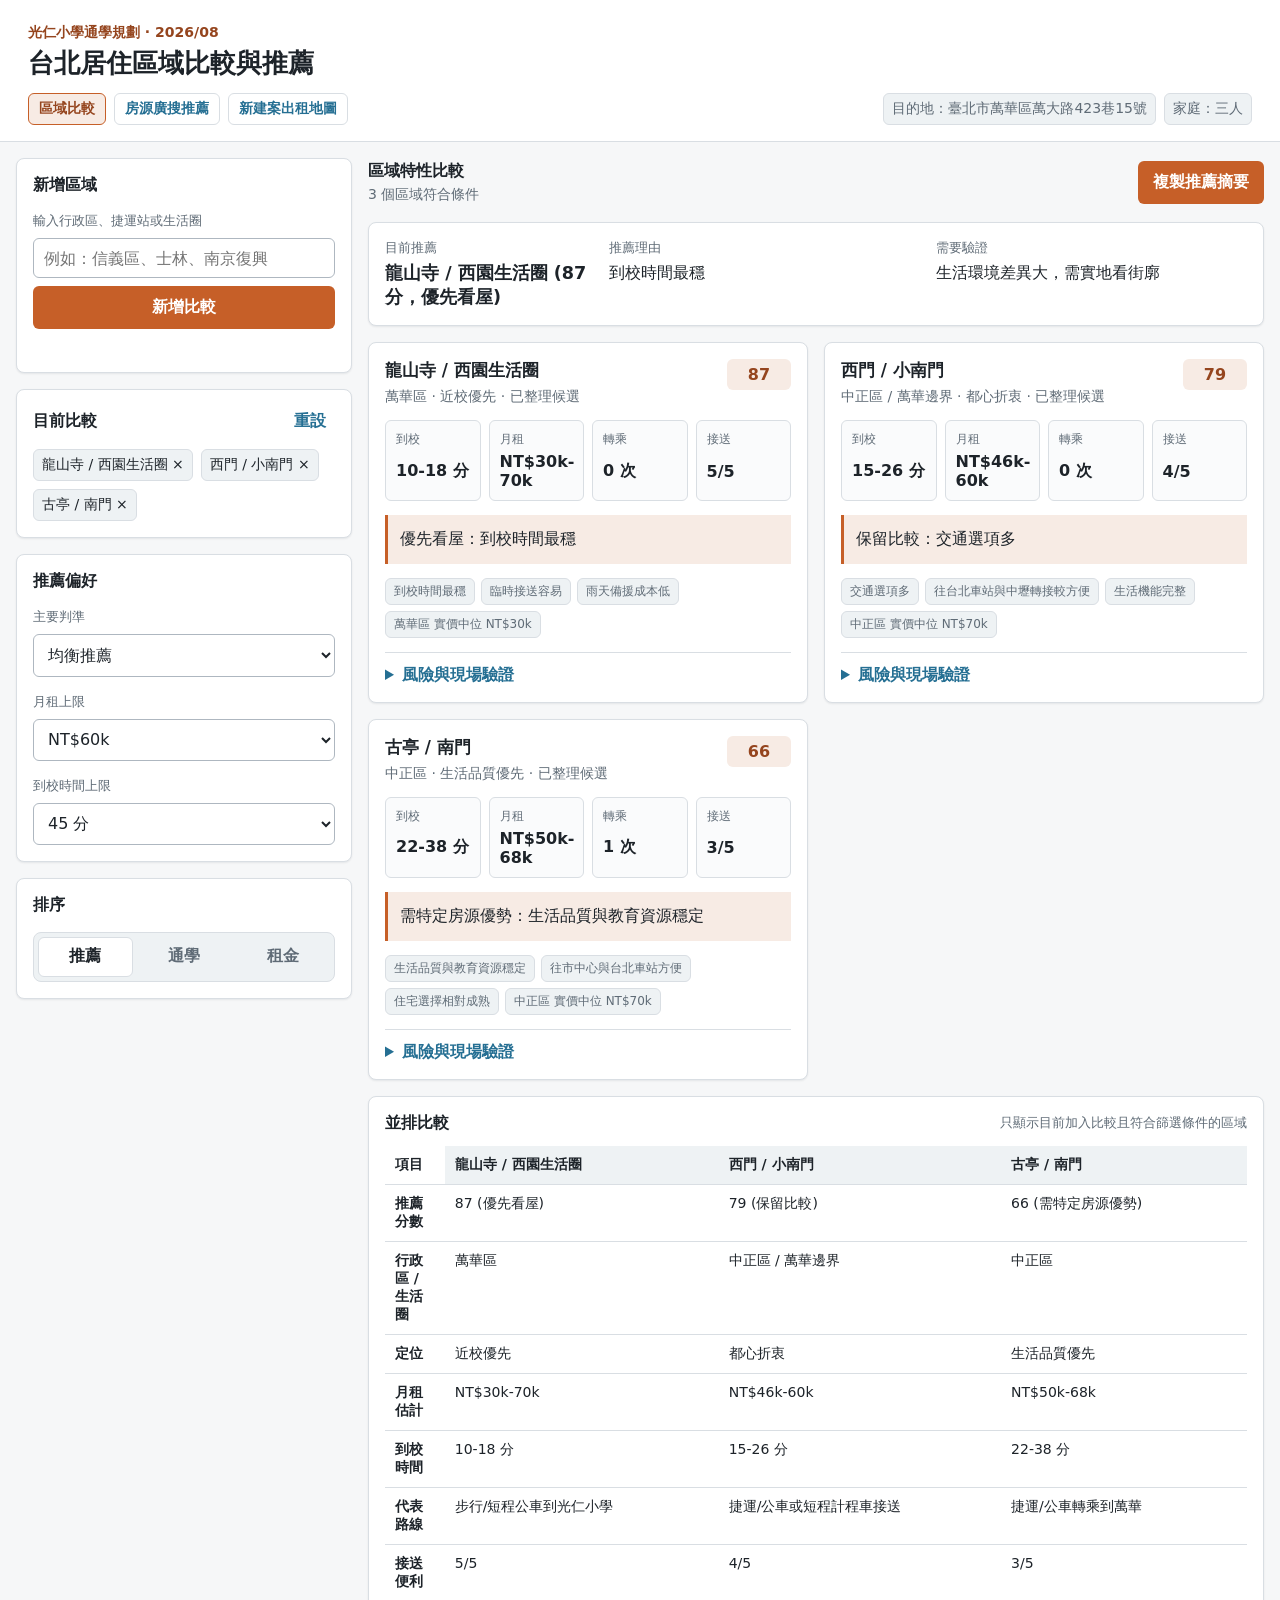
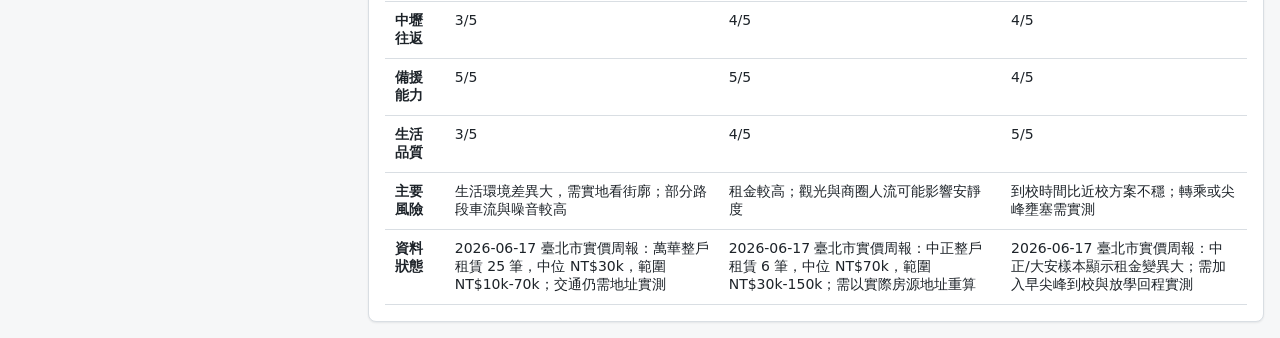
<file: index.html>
<!doctype html>
<html lang="zh-Hant">
  <head>
    <meta charset="utf-8">
    <meta name="viewport" content="width=device-width, initial-scale=1">
    <title>台北居住區域比較</title>
    <link rel="icon" href="data:image/svg+xml,%3Csvg xmlns='http://www.w3.org/2000/svg' viewBox='0 0 16 16'%3E%3Crect width='16' height='16' fill='%23c65f28'/%3E%3Cpath d='M3 8h10v5H3zM5 5h6v3H5z' fill='white'/%3E%3C/svg%3E">
    <link rel="stylesheet" href="styles.css">
  </head>
  <body>
    <header class="app-header">
      <div>
        <p class="eyebrow">光仁小學通學規劃 · 2026/08</p>
        <h1>台北居住區域比較與推薦</h1>
        <nav class="page-nav" aria-label="頁面導覽">
          <a aria-current="page" href="index.html">區域比較</a>
          <a href="rental-search.html">房源廣搜推薦</a>
          <a href="new-build-rentals.html">新建案出租地圖</a>
        </nav>
      </div>
      <div class="header-meta" aria-label="固定規劃條件">
        <span>目的地：臺北市萬華區萬大路423巷15號</span>
        <span>家庭：三人</span>
      </div>
    </header>

    <main class="layout">
      <aside class="controls" aria-label="區域比較設定">
        <section class="panel">
          <div class="section-heading">
            <h2>新增區域</h2>
          </div>
          <form id="addRegionForm" class="region-form">
            <label class="field">
              <span>輸入行政區、捷運站或生活圈</span>
              <input id="regionInput" list="regionSuggestions" type="text" placeholder="例如：信義區、士林、南京復興">
            </label>
            <datalist id="regionSuggestions"></datalist>
            <button class="primary-button" type="submit">新增比較</button>
            <p id="addRegionStatus" class="form-status" role="status" aria-live="polite"></p>
          </form>
        </section>

        <section class="panel">
          <div class="section-heading">
            <h2>目前比較</h2>
            <button class="text-button" id="resetRegions" type="button">重設</button>
          </div>
          <div id="selectedRegions" class="selected-regions" aria-live="polite"></div>
        </section>

        <section class="panel">
          <div class="section-heading">
            <h2>推薦偏好</h2>
          </div>

          <label class="field">
            <span>主要判準</span>
            <select id="priority">
              <option value="balanced" selected>均衡推薦</option>
              <option value="commute">通學穩定優先</option>
              <option value="rent">租金壓力優先</option>
              <option value="livability">生活品質優先</option>
              <option value="zhongli">中壢往返優先</option>
            </select>
          </label>

          <label class="field">
            <span>月租上限</span>
            <select id="rentLimit">
              <option value="70000">NT$70k</option>
              <option value="60000" selected>NT$60k</option>
              <option value="50000">NT$50k</option>
              <option value="45000">NT$45k</option>
              <option value="40000">NT$40k</option>
            </select>
          </label>

          <label class="field">
            <span>到校時間上限</span>
            <select id="commuteLimit">
              <option value="55">55 分</option>
              <option value="45" selected>45 分</option>
              <option value="40">40 分</option>
              <option value="30">30 分</option>
              <option value="20">20 分</option>
            </select>
          </label>
        </section>

        <section class="panel">
          <h2>排序</h2>
          <div class="segmented" role="group" aria-label="排序方式">
            <button class="segment active" data-sort="score" type="button">推薦</button>
            <button class="segment" data-sort="commute" type="button">通學</button>
            <button class="segment" data-sort="rent" type="button">租金</button>
          </div>
        </section>
      </aside>

      <section class="workspace" aria-label="區域特性比較">
        <div class="toolbar">
          <div>
            <h2>區域特性比較</h2>
            <p id="resultCount">載入中</p>
          </div>
          <button id="copySummary" class="primary-button" type="button">複製推薦摘要</button>
        </div>

        <section class="recommendation-panel" aria-label="目前推薦">
          <div>
            <span class="metric-label">目前推薦</span>
            <strong id="bestName">-</strong>
          </div>
          <div>
            <span class="metric-label">推薦理由</span>
            <p id="bestReason">-</p>
          </div>
          <div>
            <span class="metric-label">需要驗證</span>
            <p id="bestCaution">-</p>
          </div>
        </section>

        <div id="cards" class="cards" aria-live="polite"></div>

        <section class="compare-section">
          <div class="section-heading">
            <h2>並排比較</h2>
            <span class="hint">只顯示目前加入比較且符合篩選條件的區域</span>
          </div>
          <div class="table-wrap">
            <table>
              <thead id="compareHead"></thead>
              <tbody id="compareBody"></tbody>
            </table>
          </div>
        </section>
      </section>
    </main>

    <template id="cardTemplate">
      <article class="option-card">
        <div class="card-top">
          <div>
            <h3></h3>
            <p class="option-meta"></p>
          </div>
          <span class="score-badge"></span>
        </div>
        <dl class="metrics"></dl>
        <div class="recommendation-text"></div>
        <div class="tag-list"></div>
        <details>
          <summary>風險與現場驗證</summary>
          <div class="detail-grid"></div>
        </details>
      </article>
    </template>

    <script src="data/evidence.js?v=20260626-region"></script>
    <script src="data/options.js?v=20260626-region"></script>
    <script src="app.js?v=20260626-region"></script>
  </body>
</html>
</file>
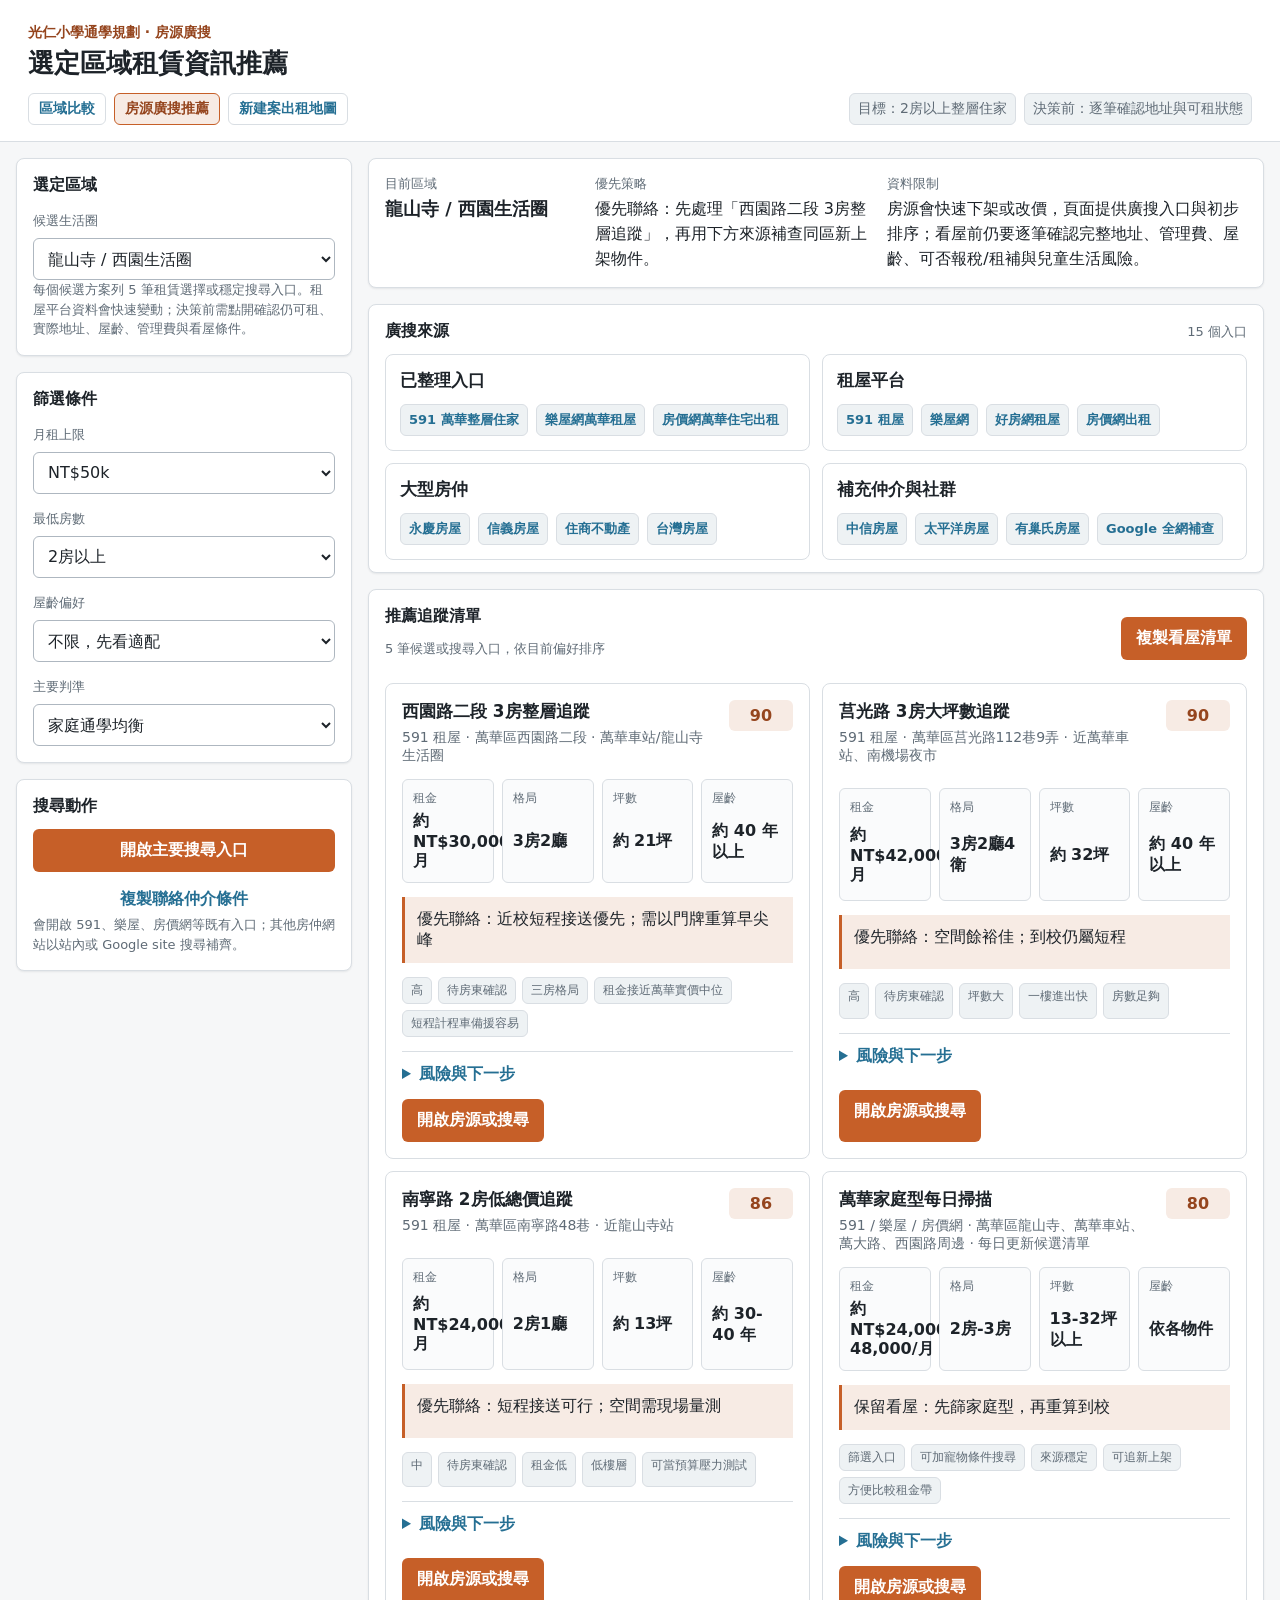
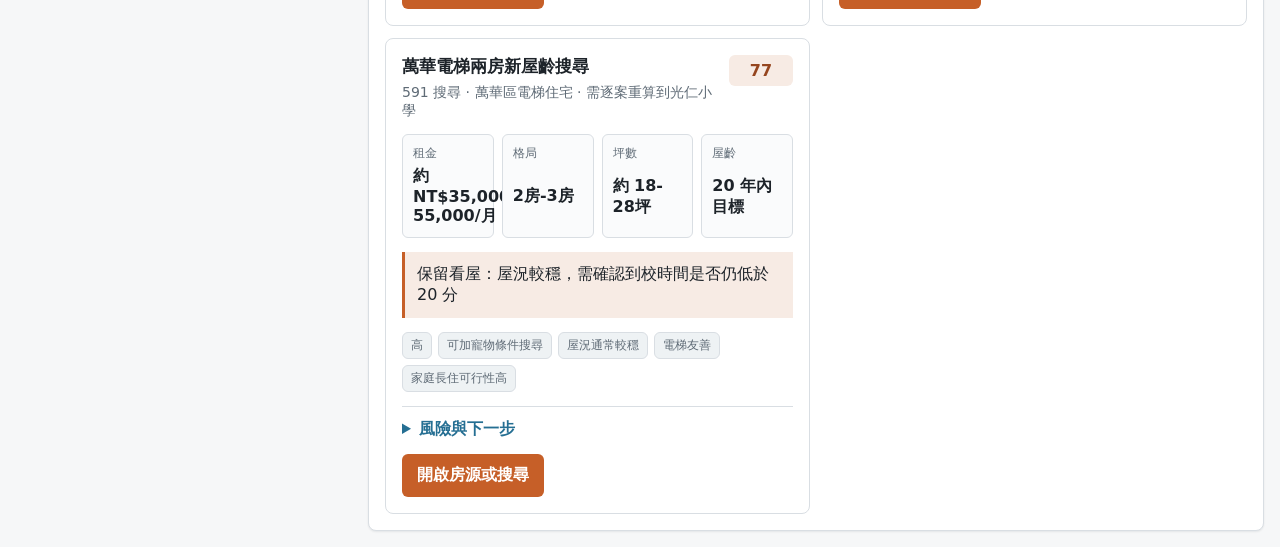
<file: rental-search.html>
<!doctype html>
<html lang="zh-Hant">
  <head>
    <meta charset="utf-8">
    <meta name="viewport" content="width=device-width, initial-scale=1">
    <title>選定區域租賃廣搜推薦</title>
    <link rel="icon" href="data:image/svg+xml,%3Csvg xmlns='http://www.w3.org/2000/svg' viewBox='0 0 16 16'%3E%3Crect width='16' height='16' fill='%23c65f28'/%3E%3Cpath d='M3 8h10v5H3zM5 5h6v3H5z' fill='white'/%3E%3C/svg%3E">
    <link rel="stylesheet" href="styles.css">
  </head>
  <body>
    <header class="app-header">
      <div>
        <p class="eyebrow">光仁小學通學規劃 · 房源廣搜</p>
        <h1>選定區域租賃資訊推薦</h1>
        <nav class="page-nav" aria-label="頁面導覽">
          <a href="index.html">區域比較</a>
          <a aria-current="page" href="rental-search.html">房源廣搜推薦</a>
          <a href="new-build-rentals.html">新建案出租地圖</a>
        </nav>
      </div>
      <div class="header-meta" aria-label="固定規劃條件">
        <span>目標：2房以上整層住家</span>
        <span>決策前：逐筆確認地址與可租狀態</span>
      </div>
    </header>

    <main class="layout rental-layout">
      <aside class="controls" aria-label="租賃搜尋設定">
        <section class="panel">
          <div class="section-heading">
            <h2>選定區域</h2>
          </div>
          <label class="field">
            <span>候選生活圈</span>
            <select id="areaSelect"></select>
          </label>
          <p id="areaScope" class="form-status" role="status" aria-live="polite"></p>
        </section>

        <section class="panel">
          <div class="section-heading">
            <h2>篩選條件</h2>
          </div>
          <label class="field">
            <span>月租上限</span>
            <select id="searchRentLimit">
              <option value="40000">NT$40k</option>
              <option value="50000" selected>NT$50k</option>
              <option value="60000">NT$60k</option>
              <option value="70000">NT$70k</option>
              <option value="90000">NT$90k</option>
            </select>
          </label>
          <label class="field">
            <span>最低房數</span>
            <select id="roomLimit">
              <option value="1">1房以上</option>
              <option value="2" selected>2房以上</option>
              <option value="3">3房以上</option>
            </select>
          </label>
          <label class="field">
            <span>屋齡偏好</span>
            <select id="agePreference">
              <option value="any" selected>不限，先看適配</option>
              <option value="30">30年內優先</option>
              <option value="20">20年內優先</option>
              <option value="10">10年內優先</option>
            </select>
          </label>
          <label class="field">
            <span>主要判準</span>
            <select id="listingPriority">
              <option value="balanced" selected>家庭通學均衡</option>
              <option value="commute">近校與接送優先</option>
              <option value="space">房數與坪數優先</option>
              <option value="newer">屋況與電梯優先</option>
              <option value="budget">租金壓力優先</option>
            </select>
          </label>
        </section>

        <section class="panel">
          <div class="section-heading">
            <h2>搜尋動作</h2>
          </div>
          <button id="openPrimarySearches" class="primary-button full-button" type="button">開啟主要搜尋入口</button>
          <button id="copySearchBrief" class="text-button full-button" type="button">複製聯絡仲介條件</button>
          <p class="form-status">會開啟 591、樂屋、房價網等既有入口；其他房仲網站以站內或 Google site 搜尋補齊。</p>
        </section>
      </aside>

      <section class="workspace" aria-label="房源推薦與搜尋入口">
        <section class="recommendation-panel rental-summary" aria-label="區域搜尋摘要">
          <div>
            <span class="metric-label">目前區域</span>
            <strong id="selectedAreaName">-</strong>
          </div>
          <div>
            <span class="metric-label">優先策略</span>
            <p id="searchStrategy">-</p>
          </div>
          <div>
            <span class="metric-label">資料限制</span>
            <p>房源會快速下架或改價，頁面提供廣搜入口與初步排序；看屋前仍要逐筆確認完整地址、管理費、屋齡、可否報稅/租補與兒童生活風險。</p>
          </div>
        </section>

        <section class="compare-section source-section">
          <div class="section-heading">
            <h2>廣搜來源</h2>
            <span id="sourceCount" class="hint">載入中</span>
          </div>
          <div id="sourceGroups" class="source-groups"></div>
        </section>

        <section class="compare-section">
          <div class="section-heading">
            <div>
              <h2>推薦追蹤清單</h2>
              <p id="listingCount" class="hint">載入中</p>
            </div>
            <button id="copyShortlist" class="primary-button" type="button">複製看屋清單</button>
          </div>
          <div id="listingCards" class="listing-cards" aria-live="polite"></div>
        </section>
      </section>
    </main>

    <template id="sourceGroupTemplate">
      <article class="source-group">
        <h3></h3>
        <div class="source-links"></div>
      </article>
    </template>

    <template id="listingTemplate">
      <article class="listing-card">
        <div class="listing-head">
          <div>
            <h3></h3>
            <p class="option-meta"></p>
          </div>
          <span class="score-badge"></span>
        </div>
        <dl class="metrics listing-metrics"></dl>
        <p class="recommendation-text listing-reason"></p>
        <div class="tag-list"></div>
        <details>
          <summary>風險與下一步</summary>
          <div class="detail-grid"></div>
        </details>
        <a class="primary-button listing-link" target="_blank" rel="noopener noreferrer">開啟房源或搜尋</a>
      </article>
    </template>

    <script src="data/rental-choices.js?v=20260626-search"></script>
    <script src="rental-search.js?v=20260626-search"></script>
  </body>
</html>
</file>
<file: styles.css>
:root {
  --bg: #f6f7f8;
  --surface: #ffffff;
  --surface-soft: #eef2f4;
  --surface-warm: #f7ebe4;
  --text: #1d2329;
  --muted: #5f6b76;
  --border: #d9dee3;
  --border-strong: #aeb7c0;
  --accent: #c65f28;
  --accent-dark: #95451e;
  --blue: #256f93;
  --teal: #26736b;
  --shadow: 0 1px 2px rgba(17, 24, 39, 0.08);
  font-family: "Segoe UI", "Noto Sans TC", system-ui, sans-serif;
}

* {
  box-sizing: border-box;
}

body {
  margin: 0;
  background: var(--bg);
  color: var(--text);
}

button,
select,
input {
  font: inherit;
}

button {
  cursor: pointer;
}

.app-header {
  display: flex;
  align-items: end;
  justify-content: space-between;
  gap: 1rem;
  padding: 1.5rem 1.75rem 1rem;
  border-bottom: 1px solid var(--border);
  background: var(--surface);
}

.eyebrow {
  margin: 0 0 0.25rem;
  color: var(--accent-dark);
  font-size: 0.875rem;
  font-weight: 700;
}

h1,
h2,
h3,
h4 {
  margin: 0;
  letter-spacing: 0;
}

h1 {
  font-size: clamp(1.5rem, 2vw, 2.25rem);
}

h2 {
  font-size: 1rem;
}

h3 {
  font-size: 1.05rem;
}

h4 {
  font-size: 0.875rem;
}

.header-meta {
  display: flex;
  flex-wrap: wrap;
  justify-content: end;
  gap: 0.5rem;
  max-width: 42rem;
  color: var(--muted);
  font-size: 0.875rem;
}

.header-meta span {
  padding: 0.375rem 0.5rem;
  border: 1px solid var(--border);
  border-radius: 6px;
  background: var(--surface-soft);
}

.page-nav {
  display: flex;
  flex-wrap: wrap;
  gap: 0.5rem;
  margin-top: 0.75rem;
}

.page-nav a {
  border: 1px solid var(--border);
  border-radius: 6px;
  padding: 0.375rem 0.625rem;
  background: var(--surface);
  color: var(--blue);
  font-size: 0.875rem;
  font-weight: 800;
  text-decoration: none;
}

.page-nav a[aria-current="page"] {
  border-color: var(--accent);
  background: var(--surface-warm);
  color: var(--accent-dark);
}

.layout {
  display: grid;
  grid-template-columns: minmax(18rem, 21rem) minmax(0, 1fr);
  gap: 1rem;
  padding: 1rem;
}

.controls,
.workspace {
  display: grid;
  align-content: start;
  gap: 1rem;
  min-width: 0;
}

.panel,
.recommendation-panel,
.option-card,
.compare-section {
  border: 1px solid var(--border);
  border-radius: 8px;
  background: var(--surface);
  box-shadow: var(--shadow);
}

.panel,
.compare-section {
  padding: 1rem;
}

.section-heading,
.toolbar {
  display: flex;
  align-items: center;
  justify-content: space-between;
  gap: 1rem;
}

.field,
.region-form {
  display: grid;
  gap: 0.5rem;
}

.field {
  margin-top: 1rem;
}

.field span,
.metric-label,
.hint,
.muted {
  color: var(--muted);
  font-size: 0.8125rem;
}

input[type="text"],
select {
  width: 100%;
  border: 1px solid var(--border-strong);
  border-radius: 6px;
  padding: 0.6rem 0.625rem;
  background: var(--surface);
  color: var(--text);
}

input[type="text"]:focus,
select:focus,
button:focus-visible {
  outline: 3px solid rgba(198, 95, 40, 0.24);
  outline-offset: 2px;
}

.primary-button,
.text-button,
.segment,
.region-chip {
  border-radius: 6px;
  border: 1px solid transparent;
}

.primary-button {
  padding: 0.625rem 0.875rem;
  background: var(--accent);
  color: #ffffff;
  font-weight: 800;
}

.text-button {
  padding: 0.25rem 0.5rem;
  background: transparent;
  color: var(--blue);
  font-weight: 700;
}

.full-button {
  width: 100%;
  margin-top: 0.75rem;
  text-align: center;
}

.form-status {
  min-height: 1.2rem;
  margin: 0;
  color: var(--muted);
  font-size: 0.8125rem;
  line-height: 1.5;
}

.selected-regions {
  display: flex;
  flex-wrap: wrap;
  gap: 0.5rem;
  margin-top: 0.75rem;
}

.region-chip {
  padding: 0.375rem 0.5rem;
  border-color: var(--border);
  background: var(--surface-soft);
  color: var(--text);
  font-size: 0.875rem;
}

.region-chip:hover {
  border-color: var(--accent);
}

.segmented {
  display: grid;
  grid-template-columns: repeat(3, 1fr);
  gap: 0.25rem;
  margin-top: 1rem;
  padding: 0.25rem;
  border: 1px solid var(--border);
  border-radius: 8px;
  background: var(--surface-soft);
}

.segment {
  min-height: 2.5rem;
  padding: 0.5rem;
  background: transparent;
  color: var(--muted);
  font-weight: 700;
}

.segment.active {
  background: var(--surface);
  color: var(--text);
  border-color: var(--border);
}

.toolbar {
  min-height: 3rem;
}

.toolbar p {
  margin: 0.25rem 0 0;
  color: var(--muted);
  font-size: 0.875rem;
}

.recommendation-panel {
  display: grid;
  grid-template-columns: minmax(13rem, 0.8fr) 1.25fr 1.25fr;
  gap: 1rem;
  padding: 1rem;
}

.recommendation-panel div {
  display: grid;
  align-content: start;
  gap: 0.25rem;
}

.recommendation-panel strong {
  font-size: 1.1rem;
}

.recommendation-panel p {
  margin: 0;
  color: var(--text);
  line-height: 1.55;
}

.cards {
  display: grid;
  grid-template-columns: repeat(2, minmax(0, 1fr));
  gap: 1rem;
}

.option-card {
  display: grid;
  gap: 0.875rem;
  padding: 1rem;
}

.card-top {
  display: flex;
  align-items: start;
  justify-content: space-between;
  gap: 1rem;
}

.option-meta {
  margin: 0.375rem 0 0;
  color: var(--muted);
  font-size: 0.875rem;
}

.score-badge {
  min-width: 4rem;
  padding: 0.375rem 0.5rem;
  border-radius: 6px;
  background: var(--surface-warm);
  color: var(--accent-dark);
  text-align: center;
  font-weight: 900;
  font-variant-numeric: tabular-nums;
}

.metrics {
  display: grid;
  grid-template-columns: repeat(4, minmax(0, 1fr));
  gap: 0.5rem;
  margin: 0;
}

.metrics div {
  display: grid;
  gap: 0.25rem;
  padding: 0.625rem;
  border: 1px solid var(--border);
  border-radius: 6px;
  background: #fafbfc;
}

.metrics dt {
  color: var(--muted);
  font-size: 0.75rem;
}

.metrics dd {
  margin: 0;
  font-weight: 800;
  font-variant-numeric: tabular-nums;
}

.recommendation-text {
  padding: 0.75rem;
  border-left: 3px solid var(--accent);
  background: var(--surface-warm);
}

.recommendation-text p {
  margin: 0;
  line-height: 1.55;
}

.tag-list {
  display: flex;
  flex-wrap: wrap;
  gap: 0.375rem;
}

.tag {
  padding: 0.25rem 0.5rem;
  border: 1px solid var(--border);
  border-radius: 6px;
  color: var(--muted);
  background: var(--surface-soft);
  font-size: 0.75rem;
}

details {
  border-top: 1px solid var(--border);
  padding-top: 0.75rem;
}

summary {
  color: var(--blue);
  font-weight: 800;
  cursor: pointer;
}

.detail-grid {
  display: grid;
  grid-template-columns: repeat(2, minmax(0, 1fr));
  gap: 1rem;
  margin-top: 0.75rem;
  color: var(--muted);
  font-size: 0.875rem;
}

.detail-grid h4 {
  margin: 0 0 0.375rem;
  color: var(--text);
}

.detail-grid ul {
  margin: 0;
  padding-left: 1.125rem;
}

.table-wrap {
  overflow-x: auto;
  max-width: 100%;
  margin-top: 0.75rem;
}

table {
  width: 100%;
  min-width: 44rem;
  border-collapse: collapse;
  font-size: 0.875rem;
}

th,
td {
  padding: 0.625rem;
  border-bottom: 1px solid var(--border);
  text-align: left;
  vertical-align: top;
}

th {
  background: var(--surface-soft);
  color: var(--text);
  font-weight: 800;
}

td:first-child,
th:first-child {
  position: sticky;
  left: 0;
  background: var(--surface);
  font-weight: 800;
}

.empty-state {
  grid-column: 1 / -1;
  padding: 2rem;
  border: 1px dashed var(--border-strong);
  border-radius: 8px;
  background: var(--surface);
  color: var(--muted);
  text-align: center;
}

.rental-summary {
  grid-template-columns: minmax(12rem, 0.7fr) 1fr 1.3fr;
}

.source-section {
  padding-bottom: 0.75rem;
}

.source-groups,
.listing-cards {
  display: grid;
  grid-template-columns: repeat(2, minmax(0, 1fr));
  gap: 0.75rem;
  margin-top: 0.75rem;
}

.source-group,
.listing-card {
  border: 1px solid var(--border);
  border-radius: 8px;
  background: var(--surface);
}

.source-group {
  padding: 0.875rem;
}

.source-links {
  display: flex;
  flex-wrap: wrap;
  gap: 0.5rem;
  margin-top: 0.75rem;
}

.source-links a {
  border: 1px solid var(--border);
  border-radius: 6px;
  padding: 0.375rem 0.5rem;
  background: var(--surface-soft);
  color: var(--blue);
  font-size: 0.8125rem;
  font-weight: 800;
  text-decoration: none;
}

.source-links a:hover {
  border-color: var(--accent);
}

.listing-card {
  display: grid;
  gap: 0.875rem;
  padding: 1rem;
}

.listing-head {
  display: flex;
  align-items: start;
  justify-content: space-between;
  gap: 1rem;
}

.listing-metrics {
  grid-template-columns: repeat(4, minmax(0, 1fr));
}

.listing-reason {
  display: block;
  margin: 0;
}

.listing-link {
  justify-self: start;
  text-decoration: none;
}

.new-build-page {
  display: grid;
  gap: 1rem;
  padding: 1rem;
}

.map-hero,
.map-filter-bar,
.map-split {
  border: 1px solid var(--border);
  border-radius: 8px;
  background: var(--surface);
  box-shadow: var(--shadow);
}

.map-hero {
  display: flex;
  align-items: end;
  justify-content: space-between;
  gap: 1rem;
  padding: 1rem;
}

.map-hero p {
  margin: 0.35rem 0 0;
  color: var(--muted);
}

.map-actions {
  display: flex;
  flex-wrap: wrap;
  justify-content: end;
  gap: 0.5rem;
}

.map-actions a {
  text-decoration: none;
}

.map-filter-bar {
  display: flex;
  align-items: end;
  justify-content: space-between;
  gap: 1rem;
  padding: 0.875rem 1rem;
}

.inline-field {
  min-width: 13rem;
  margin-top: 0;
}

.legend {
  display: flex;
  flex-wrap: wrap;
  gap: 0.625rem;
  color: var(--muted);
  font-size: 0.8125rem;
}

.legend span {
  display: inline-flex;
  align-items: center;
  gap: 0.35rem;
}

.legend-dot {
  display: inline-block;
  width: 0.75rem;
  height: 0.75rem;
  border-radius: 50%;
}

.legend-dot.active,
.rental-marker.active {
  background: var(--teal);
}

.legend-dot.watch,
.rental-marker.watch {
  background: var(--accent);
}

.legend-dot.none,
.rental-marker.none {
  background: var(--muted);
}

.legend-dot.school,
.school-marker {
  background: var(--blue);
}

.map-split {
  --map-ratio: 58%;
  display: grid;
  grid-template-columns: minmax(22rem, var(--map-ratio)) 0.75rem minmax(24rem, 1fr);
  height: min(74vh, 46rem);
  min-height: 38rem;
  overflow: hidden;
}

.map-pane {
  display: grid;
  grid-template-rows: minmax(0, 1fr) 12rem;
  min-height: 0;
  min-width: 0;
  overflow: hidden;
  border-right: 1px solid var(--border);
}

.rental-map {
  min-height: 0;
}

.google-map-frame {
  border-top: 1px solid var(--border);
  background: var(--surface-soft);
}

.google-map-frame iframe {
  display: block;
  width: 100%;
  height: 100%;
  border: 0;
}

.split-handle {
  width: 0.75rem;
  min-height: 100%;
  border: 0;
  border-left: 1px solid var(--border);
  border-right: 1px solid var(--border);
  border-radius: 0;
  background:
    linear-gradient(90deg, transparent 0 35%, var(--border-strong) 35% 45%, transparent 45% 55%, var(--border-strong) 55% 65%, transparent 65% 100%),
    var(--surface-soft);
  cursor: col-resize;
}

.split-handle:focus-visible {
  outline-offset: -3px;
}

.is-resizing {
  cursor: col-resize;
  user-select: none;
}

.rental-pane {
  display: grid;
  grid-template-rows: auto minmax(0, 1fr);
  min-height: 0;
  min-width: 0;
  overflow: hidden;
  padding: 1rem;
}

.rental-table-wrap {
  min-height: 0;
  overflow: auto;
}

.rental-table {
  min-width: 48rem;
}

.rental-table td {
  line-height: 1.45;
}

.rental-table td span,
.rental-table td small {
  display: block;
}

.rental-table td small {
  margin-top: 0.25rem;
  color: var(--muted);
  font-size: 0.75rem;
}

.rental-table tr.is-selected td {
  background: var(--surface-warm);
}

.table-focus-button {
  display: block;
  width: 100%;
  border: 0;
  padding: 0;
  background: transparent;
  color: var(--blue);
  font-weight: 900;
  text-align: left;
}

.status-pill {
  width: fit-content;
  border-radius: 6px;
  padding: 0.25rem 0.45rem;
  color: #ffffff;
  font-size: 0.75rem;
  font-weight: 900;
}

.status-pill.active {
  background: var(--teal);
}

.status-pill.watch {
  background: var(--accent);
}

.status-pill.none {
  background: var(--muted);
}

.source-cell {
  display: grid;
  gap: 0.375rem;
}

.source-cell a {
  width: fit-content;
  color: var(--blue);
  font-weight: 800;
  text-decoration: none;
}

.source-cell a:hover,
.table-focus-button:hover {
  text-decoration: underline;
}

.school-marker,
.rental-marker {
  display: grid;
  place-items: center;
  border: 2px solid #ffffff;
  border-radius: 999px;
  box-shadow: 0 2px 7px rgba(17, 24, 39, 0.28);
  color: #ffffff;
  font-size: 0.75rem;
  font-weight: 900;
}

.rental-marker.selected {
  outline: 4px solid rgba(198, 95, 40, 0.28);
  transform: scale(1.12);
}

.map-popup {
  display: grid;
  gap: 0.25rem;
  max-width: 17rem;
}

.map-popup p {
  margin: 0;
}

.map-popup a {
  color: var(--blue);
  font-weight: 800;
}

.map-popup span {
  display: block;
}

.map-notes ul {
  margin: 0.75rem 0 0;
  padding-left: 1.15rem;
  color: var(--muted);
  line-height: 1.6;
}

@media (max-width: 980px) {
  .app-header {
    align-items: start;
    flex-direction: column;
  }

  .header-meta {
    justify-content: start;
  }

  .layout {
    grid-template-columns: 1fr;
  }

  .controls {
    grid-template-columns: repeat(2, minmax(0, 1fr));
  }

  .recommendation-panel,
  .rental-summary {
    grid-template-columns: 1fr;
  }

  .map-split {
    grid-template-columns: 1fr;
    height: auto;
  }

  .split-handle {
    display: none;
  }

  .map-pane {
    min-height: 34rem;
    border-right: 0;
    border-bottom: 1px solid var(--border);
  }

  .rental-pane {
    min-height: 28rem;
  }
}

@media (max-width: 760px) {
  .app-header {
    padding: 1rem;
  }

  .layout {
    padding: 0.75rem;
  }

  .controls,
  .cards,
  .source-groups,
  .listing-cards {
    grid-template-columns: 1fr;
  }

  .metrics,
  .listing-metrics,
  .detail-grid {
    grid-template-columns: repeat(2, minmax(0, 1fr));
  }

  .toolbar {
    align-items: stretch;
    flex-direction: column;
  }

  .map-hero,
  .map-filter-bar {
    align-items: stretch;
    flex-direction: column;
  }

  .map-actions {
    justify-content: start;
  }

  .inline-field {
    min-width: 0;
  }

  .map-pane {
    grid-template-rows: minmax(24rem, 60vh) 10rem;
  }
}

@media (max-width: 420px) {
  .metrics,
  .listing-metrics,
  .detail-grid {
    grid-template-columns: 1fr;
  }

  .card-top,
  .listing-head {
    align-items: stretch;
    flex-direction: column;
  }

  .score-badge {
    width: fit-content;
  }
}
</file>
